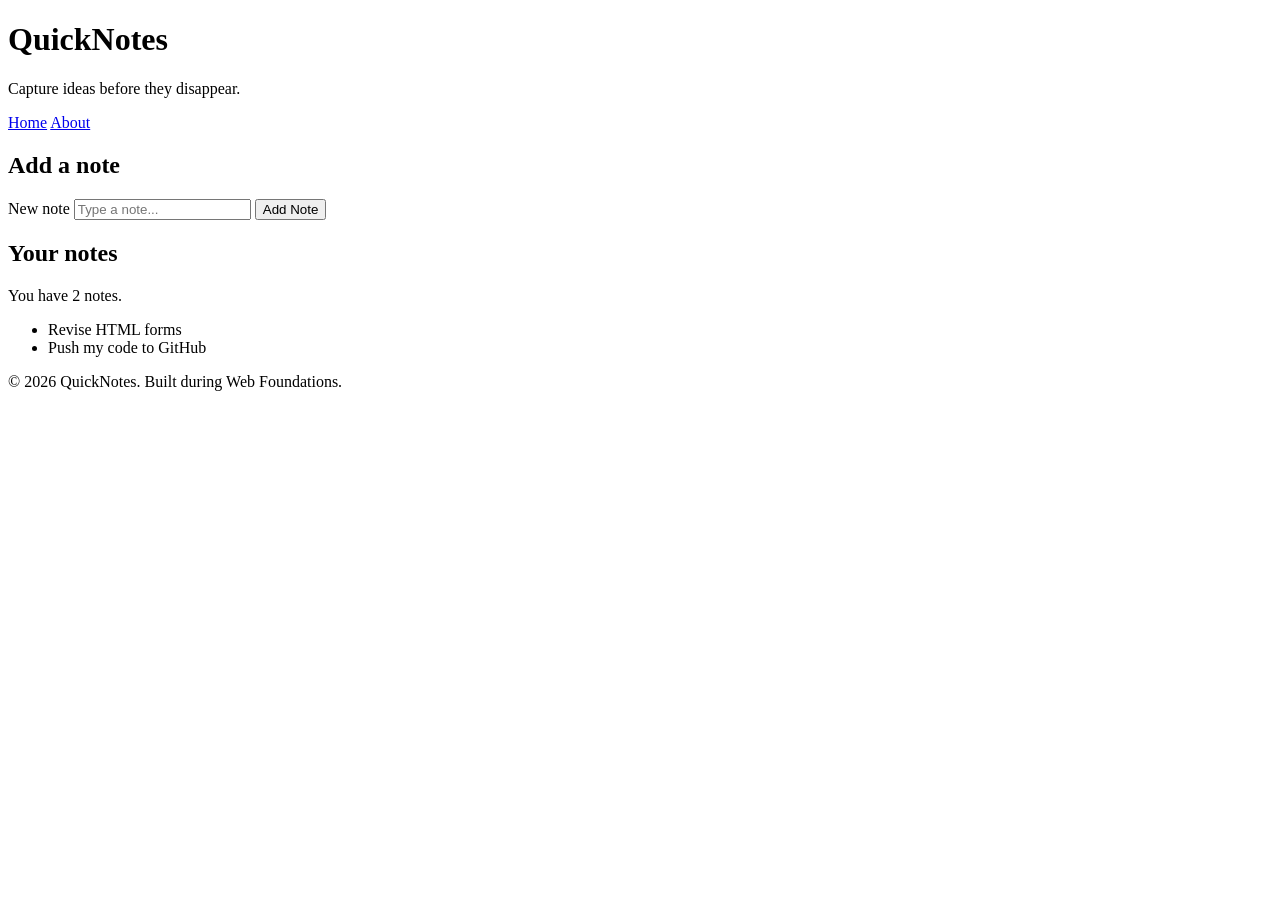
<file: day1/index.html>
<!DOCTYPE html>
<html lang="en">
  <head>
    <meta charset="UTF-8" />
    <meta name="viewport" content="width=device-width, initial-scale=1.0" />
    <title>QuickNotes</title>
  </head>
  <body>
    <header>
      <h1>QuickNotes</h1>
      <p>Capture ideas before they disappear.</p>

      <nav>
        <a href="index.html">Home</a>
        <a href="about.html">About</a>
      </nav>
    </header>

    <main>
      <section>
        <h2>Add a note</h2>
        <form id="note-form">
          <label for="note-input">New note</label>
          <input type="text" id="note-input" placeholder="Type a note..." />
          <button type="submit">Add Note</button>
        </form>
      </section>

      <section>
        <h2>Your notes</h2>
        <p id="note-count">You have 2 notes.</p>
        <ul id="notes-list">
          <li>Revise HTML forms</li>
          <li>Push my code to GitHub</li>
        </ul>
      </section>
    </main>

    <footer>
      <p>&copy; 2026 QuickNotes. Built during Web Foundations.</p>
    </footer>
  </body>
</html>
</file>
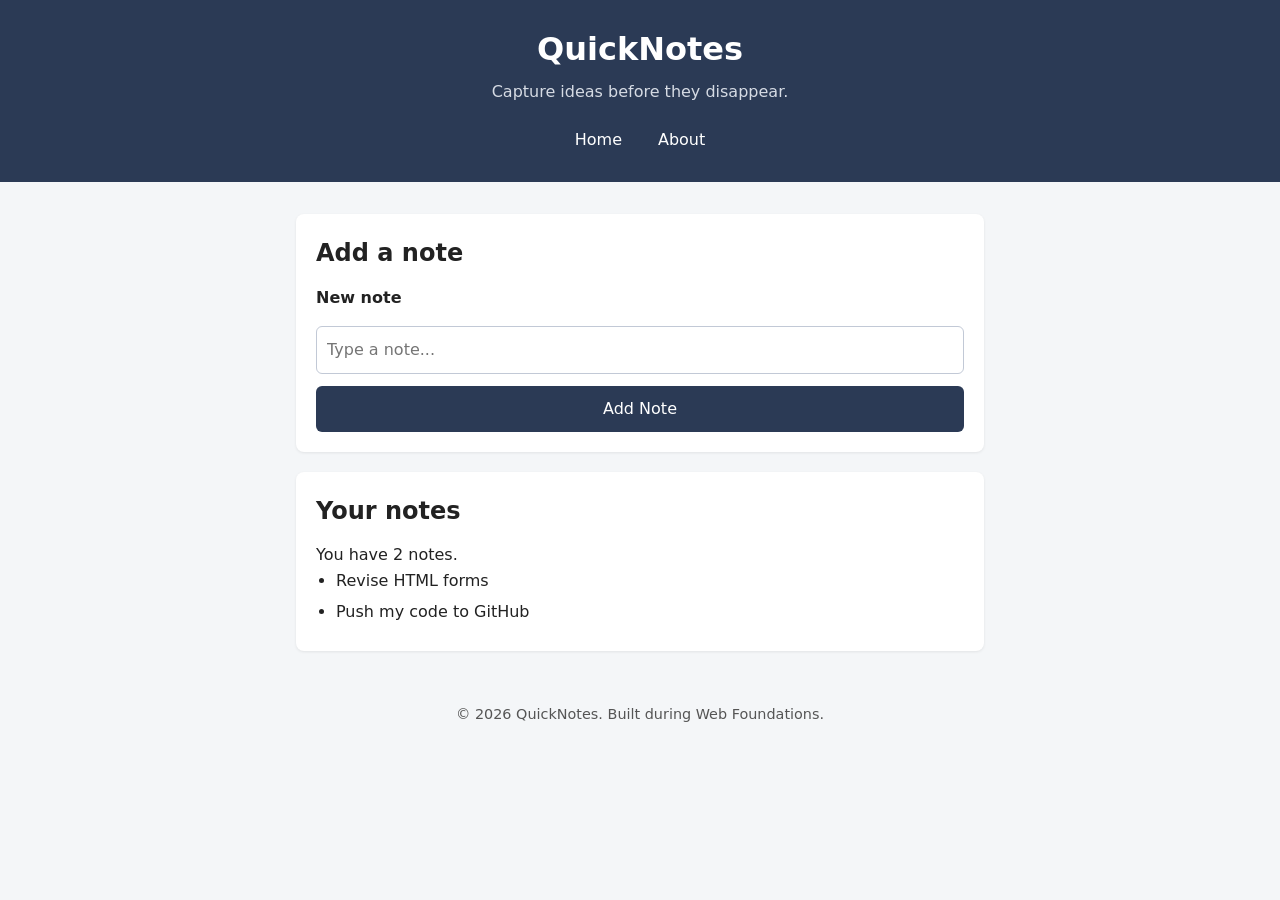
<file: day2/index.html>
<!DOCTYPE html>
<html lang="en">
  <head>
    <meta charset="UTF-8" />
    <meta name="viewport" content="width=device-width, initial-scale=1.0" />
    <link rel="stylesheet" href="style.css" />
    <title>QuickNotes</title>
  </head>
  <body>
    <header>
      <h1>QuickNotes</h1>
      <p>Capture ideas before they disappear.</p>

      <nav>
        <a href="index.html">Home</a>
        <a href="about.html">About</a>
      </nav>
    </header>

    <main>
      <section>
        <h2>Add a note</h2>
        <form id="note-form">
          <label for="note-input">New note</label>
          <input type="text" id="note-input" placeholder="Type a note..." />
          <button type="submit">Add Note</button>
        </form>
      </section>

      <section>
        <h2>Your notes</h2>
        <p id="note-count">You have 2 notes.</p>
        <ul id="notes-list">
          <li>Revise HTML forms</li>
          <li>Push my code to GitHub</li>
        </ul>
      </section>
    </main>

    <footer>
      <p>&copy; 2026 QuickNotes. Built during Web Foundations.</p>
    </footer>
  </body>
</html>
</file>
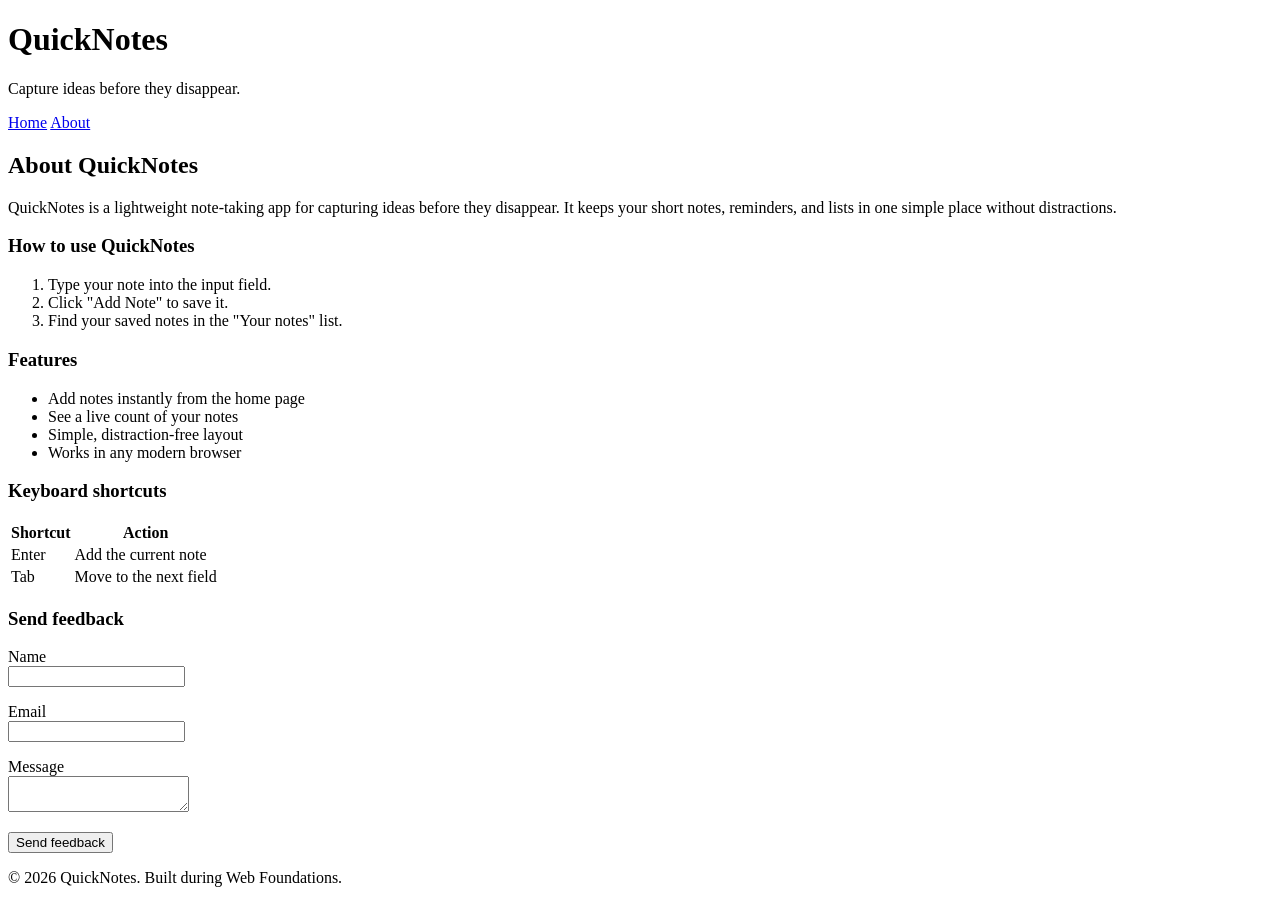
<file: day1/about.html>
<!DOCTYPE html>
<html lang="en">
  <head>
    <meta charset="UTF-8" />
    <meta name="viewport" content="width=device-width, initial-scale=1.0" />
    <title>About QuickNotes</title>
  </head>
  <body>
    <header>
      <h1>QuickNotes</h1>
      <p>Capture ideas before they disappear.</p>

      <nav>
        <a href="index.html">Home</a>
        <a href="about.html">About</a>
      </nav>
    </header>

    <main>
      <h2>About QuickNotes</h2>
      <p>QuickNotes is a lightweight note-taking app for capturing ideas before they disappear. It keeps your short notes, reminders, and lists in one simple place without distractions.</p>

      <section>
        <h3>How to use QuickNotes</h3>
        <ol>
          <li>Type your note into the input field.</li>
          <li>Click "Add Note" to save it.</li>
          <li>Find your saved notes in the "Your notes" list.</li>
        </ol>
      </section>

      <section>
        <h3>Features</h3>
        <ul>
          <li>Add notes instantly from the home page</li>
          <li>See a live count of your notes</li>
          <li>Simple, distraction-free layout</li>
          <li>Works in any modern browser</li>
        </ul>
      </section>

      <section>
        <h3>Keyboard shortcuts</h3>
        <table>
          <thead>
            <tr>
              <th scope="col">Shortcut</th>
              <th scope="col">Action</th>
            </tr>
          </thead>
          <tbody>
            <tr>
              <td>Enter</td>
              <td>Add the current note</td>
            </tr>
            <tr>
              <td>Tab</td>
              <td>Move to the next field</td>
            </tr>
          </tbody>
        </table>
      </section>

      <section>
        <h3>Send feedback</h3>
        <form action="#" method="post">
          <p>
            <label for="name">Name</label><br />
            <input type="text" id="name" name="name" required />
          </p>

          <p>
            <label for="email">Email</label><br />
            <input type="email" id="email" name="email" required />
          </p>

          <p>
            <label for="message">Message</label><br />
            <textarea id="message" name="message" required></textarea>
          </p>

          <button type="submit">Send feedback</button>
        </form>
      </section>
    </main>

    <footer>
      <p>&copy; 2026 QuickNotes. Built during Web Foundations.</p>
    </footer>
  </body>
</html>
</file>
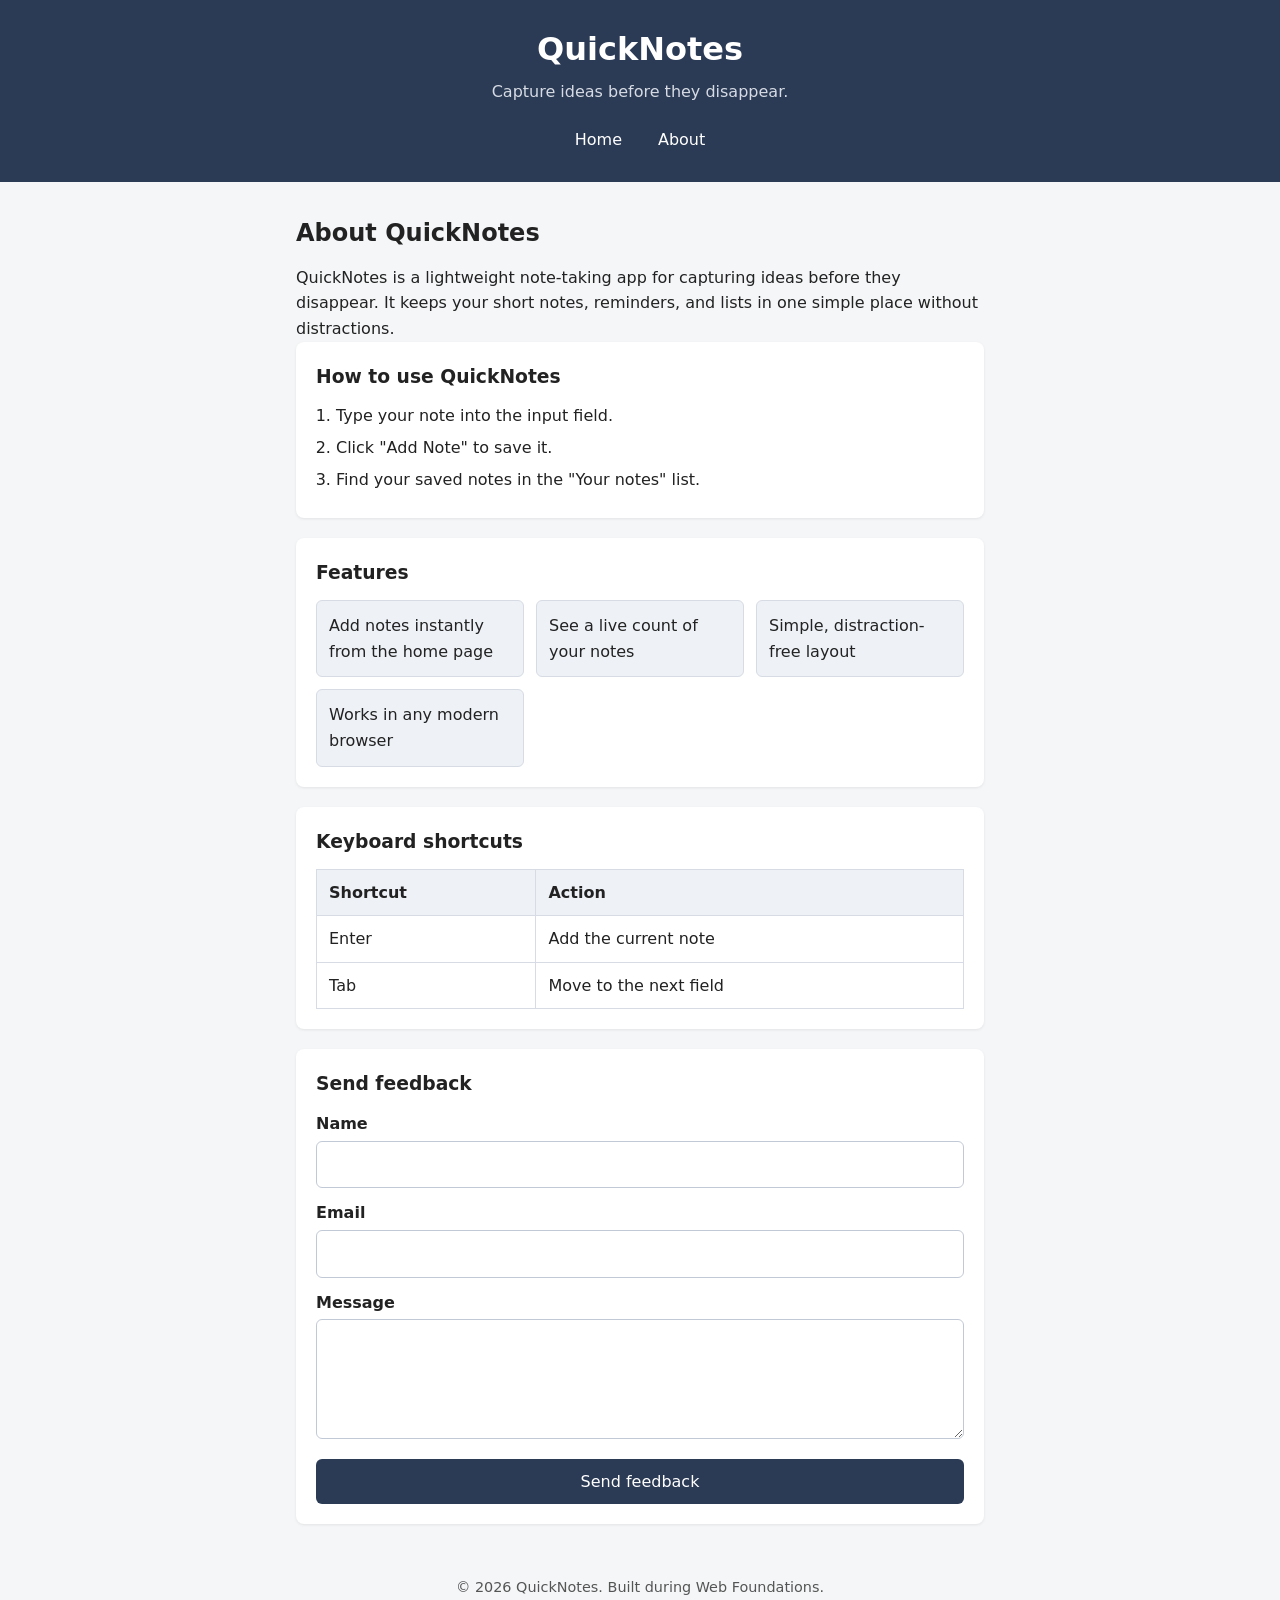
<file: day2/about.html>
<!DOCTYPE html>
<html lang="en">
  <head>
    <meta charset="UTF-8" />
    <meta name="viewport" content="width=device-width, initial-scale=1.0" />
    <link rel="stylesheet" href="style.css" />
    <title>About QuickNotes</title>
  </head>
  <body>
    <header>
      <h1>QuickNotes</h1>
      <p>Capture ideas before they disappear.</p>

      <nav>
        <a href="index.html">Home</a>
        <a href="about.html">About</a>
      </nav>
    </header>

    <main>
      <h2>About QuickNotes</h2>
      <p>QuickNotes is a lightweight note-taking app for capturing ideas before they disappear. It keeps your short notes, reminders, and lists in one simple place without distractions.</p>

      <section>
        <h3>How to use QuickNotes</h3>
        <ol>
          <li>Type your note into the input field.</li>
          <li>Click "Add Note" to save it.</li>
          <li>Find your saved notes in the "Your notes" list.</li>
        </ol>
      </section>

      <section>
        <h3>Features</h3>
        <ul class="features">
          <li>Add notes instantly from the home page</li>
          <li>See a live count of your notes</li>
          <li>Simple, distraction-free layout</li>
          <li>Works in any modern browser</li>
        </ul>
      </section>

      <section>
        <h3>Keyboard shortcuts</h3>
        <table>
          <thead>
            <tr>
              <th scope="col">Shortcut</th>
              <th scope="col">Action</th>
            </tr>
          </thead>
          <tbody>
            <tr>
              <td>Enter</td>
              <td>Add the current note</td>
            </tr>
            <tr>
              <td>Tab</td>
              <td>Move to the next field</td>
            </tr>
          </tbody>
        </table>
      </section>

      <section>
        <h3>Send feedback</h3>
        <form action="#" method="post">
          <p>
            <label for="name">Name</label><br />
            <input type="text" id="name" name="name" required />
          </p>

          <p>
            <label for="email">Email</label><br />
            <input type="email" id="email" name="email" required />
          </p>

          <p>
            <label for="message">Message</label><br />
            <textarea id="message" name="message" required></textarea>
          </p>

          <button type="submit">Send feedback</button>
        </form>
      </section>
    </main>

    <footer>
      <p>&copy; 2026 QuickNotes. Built during Web Foundations.</p>
    </footer>
  </body>
</html>
</file>
<file: day2/style.css>
/* ---------- Reset ---------- */
*,
*::before,
*::after {
  box-sizing: border-box;
  margin: 0;
  padding: 0;
}

/* ---------- Base ---------- */
body {
  font-family: system-ui, -apple-system, "Segoe UI", Roboto, sans-serif;
  line-height: 1.6;
  color: #222;
  background-color: #f4f6f8;
}

/* ---------- Header ---------- */
header {
  background-color: #2b3a55;
  color: #fff;
  text-align: center;
  padding: 24px 16px;
}

header h1 {
  font-size: 2rem;
  margin-bottom: 4px;
}

header p {
  font-size: 1rem;
  color: #d6dbe4;
  margin-bottom: 16px;
}

/* ---------- Navigation (Flexbox) ---------- */
nav {
  display: flex;
  justify-content: center;
  align-items: center;
  gap: 16px;
}

nav a {
  color: #fff;
  text-decoration: none;
  padding: 6px 10px;
  border-radius: 4px;
  transition: background-color 0.2s ease, color 0.2s ease;
}

nav a:hover {
  background-color: #4a5d82;
  color: #ffd966;
}

/* ---------- Main ---------- */
main {
  max-width: 720px;
  margin: 32px auto;
  padding: 0 16px;
}

main h2 {
  margin-bottom: 12px;
}

section {
  background-color: #fff;
  border-radius: 8px;
  padding: 20px;
  margin-bottom: 20px;
  box-shadow: 0 1px 3px rgba(0, 0, 0, 0.08);
}

section h2,
section h3 {
  margin-bottom: 12px;
}

/* ---------- Lists ---------- */
ol,
ul {
  padding-left: 20px;
}

ol li,
ul li {
  margin-bottom: 6px;
}

/* ---------- Features grid ---------- */
.features {
  list-style: none;
  padding-left: 0;
  display: grid;
  grid-template-columns: repeat(auto-fit, minmax(180px, 1fr));
  gap: 12px;
}

.features li {
  background-color: #eef2f7;
  border: 1px solid #d6dbe4;
  border-radius: 6px;
  padding: 12px;
  margin-bottom: 0;
}

/* ---------- Table ---------- */
table {
  border-collapse: collapse;
  width: 100%;
}

th,
td {
  border: 1px solid #d6dbe4;
  padding: 10px 12px;
  text-align: left;
}

th {
  background-color: #eef2f7;
  font-weight: 600;
}

/* ---------- Form ---------- */
form {
  display: flex;
  flex-direction: column;
  gap: 12px;
}

label {
  font-weight: 600;
}

input,
textarea {
  width: 100%;
  padding: 10px;
  border: 1px solid #c2c9d6;
  border-radius: 6px;
  font: inherit;
  margin-top: 4px;
}

input:focus,
textarea:focus {
  outline: 2px solid #4a5d82;
  border-color: #4a5d82;
}

textarea {
  min-height: 120px;
  resize: vertical;
}

/* ---------- Buttons ---------- */
button {
  background-color: #2b3a55;
  color: #fff;
  border: none;
  border-radius: 6px;
  padding: 10px 16px;
  font: inherit;
  cursor: pointer;
  transition: background-color 0.2s ease, transform 0.1s ease;
}

button:hover {
  background-color: #4a5d82;
}

button:active {
  transform: translateY(1px);
}

/* ---------- Footer ---------- */
footer {
  text-align: center;
  padding: 20px 16px;
  color: #555;
  font-size: 0.9rem;
}

/* ---------- Small screens ---------- */
@media (max-width: 600px) {
  header {
    padding: 16px 12px;
  }

  header h1 {
    font-size: 1.4rem;
  }

  header p {
    font-size: 0.9rem;
  }

  main {
    margin: 16px auto;
    padding: 0 12px;
  }

  section {
    padding: 16px;
  }

  nav {
    gap: 8px;
  }
}
</file>
